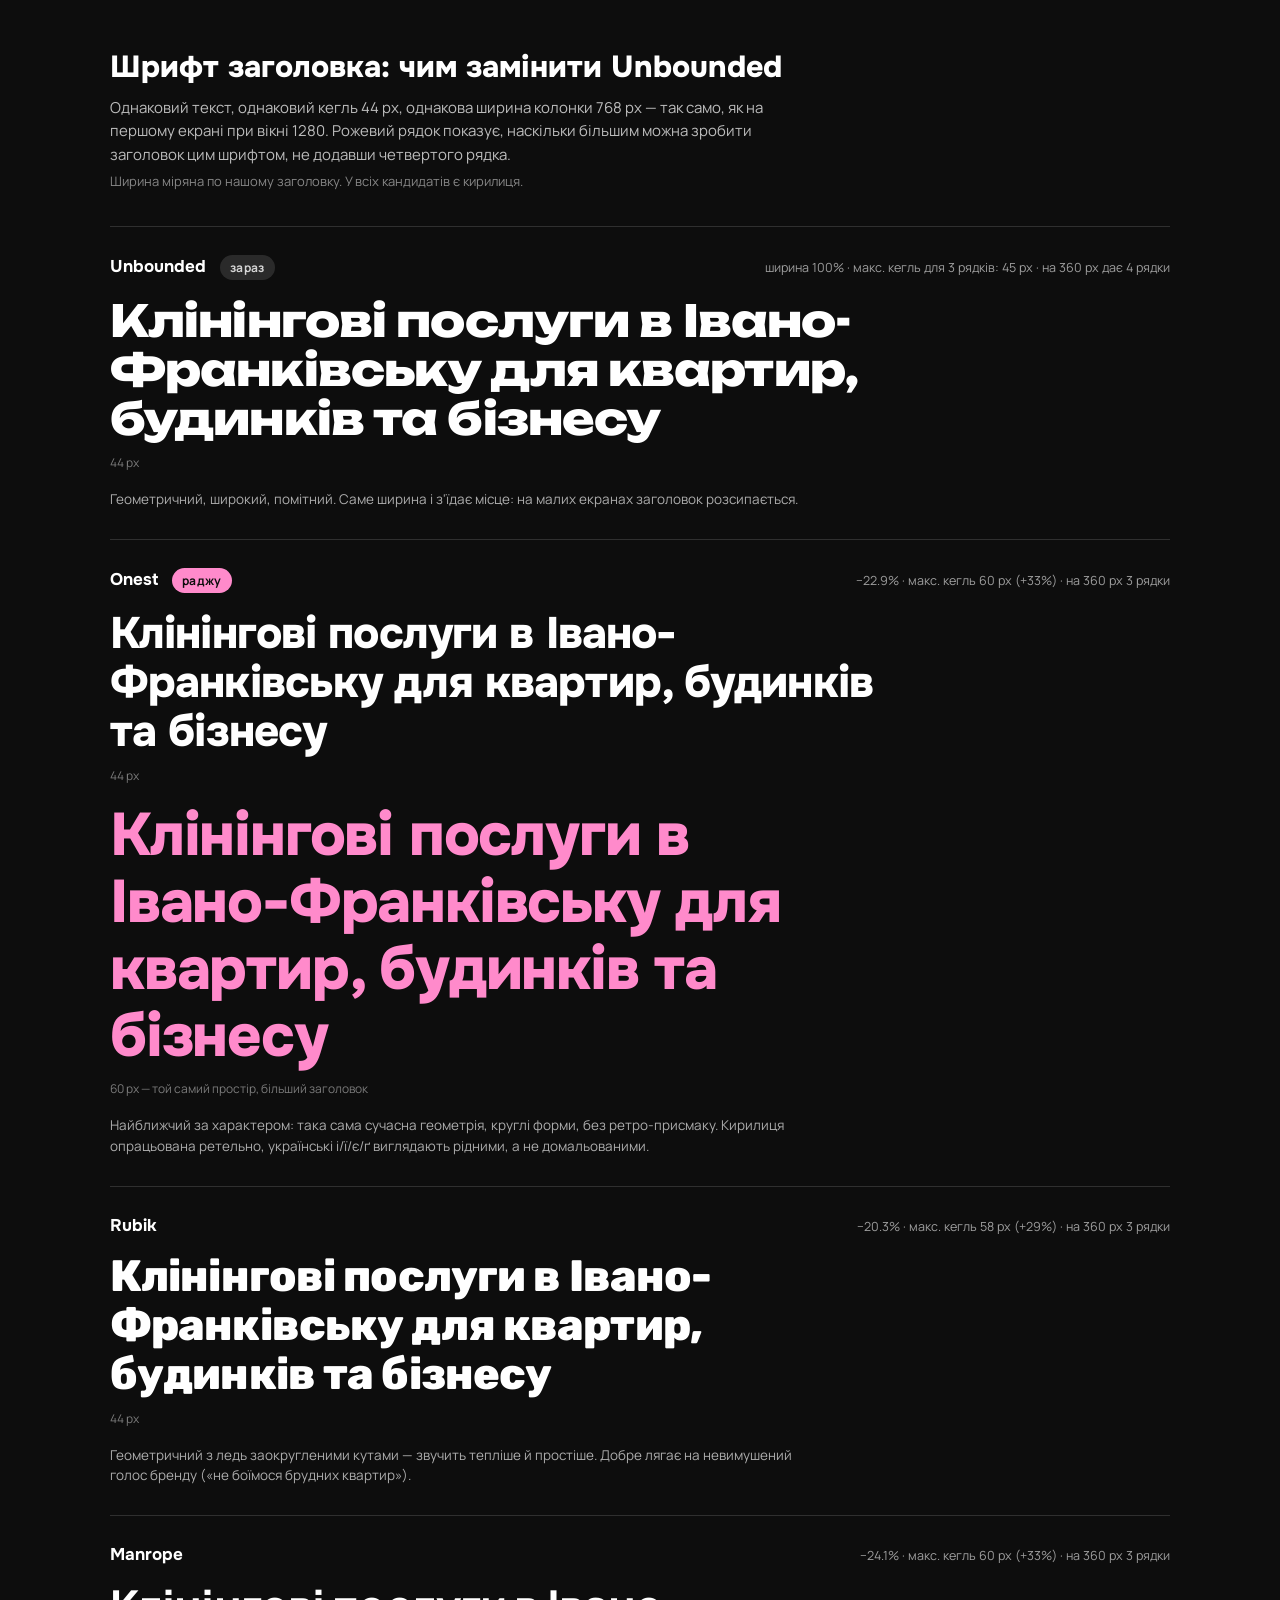
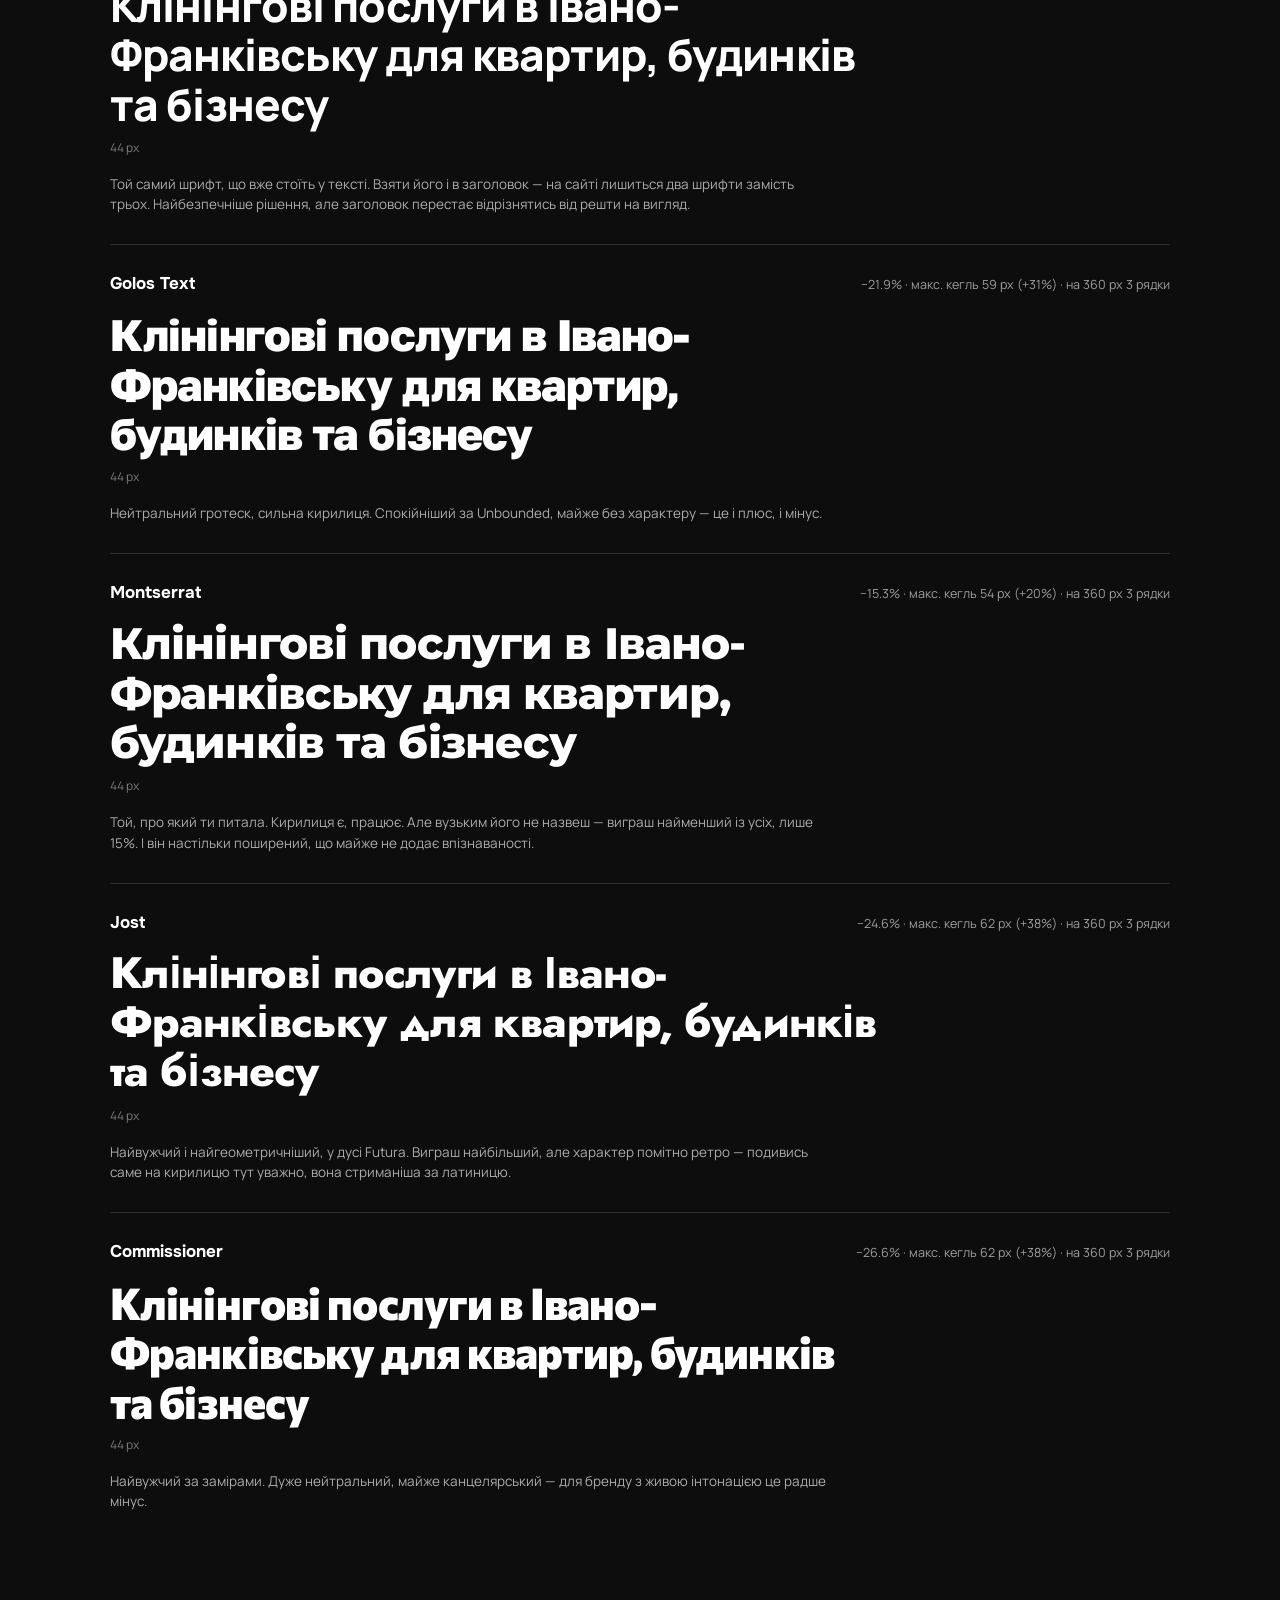
<file: docs/variants-heading.html>
<!DOCTYPE html>
<html lang="uk">
<head>
<meta charset="utf-8">
<meta name="viewport" content="width=device-width, initial-scale=1">
<title>ЧистоСвіт — шрифт заголовка</title>
<link rel="preconnect" href="https://fonts.googleapis.com">
<link rel="preconnect" href="https://fonts.gstatic.com" crossorigin>
<link href="https://fonts.googleapis.com/css2?family=Unbounded:wght@400;700;800&family=Montserrat:wght@400;700;800&family=Rubik:wght@400;700;800&family=Golos+Text:wght@400;700;800&family=Onest:wght@400;700;800&family=Manrope:wght@400;700;800&family=Jost:wght@400;700&family=Commissioner:wght@400;700;800&display=swap" rel="stylesheet">
<style>
  :root { --pine:#0D0D0D; --pink:#FF8ACB; --body:'Manrope',system-ui,sans-serif; }
  * { box-sizing:border-box; }
  body { margin:0; background:var(--pine); color:#fff; font-family:var(--body); }

  .wrap { max-width:1180px; margin:0 auto; padding:48px clamp(20px,5vw,60px) 90px; }
  h1.page { font-family:'Onest',sans-serif; font-weight:800; font-size:clamp(1.3rem,2.4vw,1.9rem); margin:0 0 10px; }
  .note { font-size:15px; line-height:1.55; color:rgba(255,255,255,.72); max-width:680px; margin:0 0 6px; }
  .legend { font-size:13px; color:rgba(255,255,255,.5); margin:0 0 36px; }

  .card { border-top:1px solid rgba(255,255,255,.14); padding:28px 0 30px; }

  .head {
    display:flex; align-items:baseline; gap:14px; flex-wrap:wrap; margin-bottom:16px;
  }
  .name { font-family:'Onest',sans-serif; font-weight:700; font-size:17px; }
  .badge {
    font-size:12px; font-weight:700; letter-spacing:.03em;
    padding:4px 10px; border-radius:999px; background:rgba(255,255,255,.12);
    color:rgba(255,255,255,.8);
  }
  .badge.win { background:var(--pink); color:#0D0D0D; }
  .stats { font-size:12.5px; color:rgba(255,255,255,.6); margin-left:auto; }

  .sample {
    font-weight:800; line-height:1.12; letter-spacing:-.02em;
    font-size:44px; margin:0 0 10px; max-width:768px;
  }
  .sample.big { color:var(--pink); }
  .cap { font-size:12px; color:rgba(255,255,255,.45); margin:0 0 18px; }

  .why { font-size:13.5px; line-height:1.5; color:rgba(255,255,255,.66); max-width:720px; margin:14px 0 0; }

  .f-unbounded  { font-family:'Unbounded',sans-serif; }
  .f-onest      { font-family:'Onest',sans-serif; }
  .f-rubik      { font-family:'Rubik',sans-serif; }
  .f-manrope    { font-family:'Manrope',sans-serif; }
  .f-golos      { font-family:'Golos Text',sans-serif; }
  .f-montserrat { font-family:'Montserrat',sans-serif; }
  .f-jost       { font-family:'Jost',sans-serif; }
  .f-commissioner { font-family:'Commissioner',sans-serif; }
</style>
</head>
<body>
<div class="wrap">

  <h1 class="page">Шрифт заголовка: чим замінити Unbounded</h1>
  <p class="note">
    Однаковий текст, однаковий кегль 44&nbsp;px, однакова ширина колонки 768&nbsp;px —
    так само, як на першому екрані при вікні 1280.
    Рожевий рядок показує, наскільки більшим можна зробити заголовок цим шрифтом,
    не додавши четвертого рядка.
  </p>
  <p class="legend">Ширина міряна по нашому заголовку. У всіх кандидатів є кирилиця.</p>

  <!-- Unbounded -->
  <div class="card">
    <div class="head">
      <span class="name">Unbounded</span>
      <span class="badge">зараз</span>
      <span class="stats">ширина 100% · макс. кегль для 3 рядків: 45 px · на 360 px дає 4 рядки</span>
    </div>
    <p class="sample f-unbounded">Клінінгові послуги в Івано-Франківську для квартир, будинків та бізнесу</p>
    <p class="cap">44 px</p>
    <p class="why">Геометричний, широкий, помітний. Саме ширина і з'їдає місце: на малих екранах заголовок розсипається.</p>
  </div>

  <!-- Onest -->
  <div class="card">
    <div class="head">
      <span class="name">Onest</span>
      <span class="badge win">раджу</span>
      <span class="stats">−22.9% · макс. кегль 60 px (+33%) · на 360 px 3 рядки</span>
    </div>
    <p class="sample f-onest">Клінінгові послуги в Івано-Франківську для квартир, будинків та бізнесу</p>
    <p class="cap">44 px</p>
    <p class="sample f-onest big" style="font-size:60px">Клінінгові послуги в Івано-Франківську для квартир, будинків та бізнесу</p>
    <p class="cap">60 px — той самий простір, більший заголовок</p>
    <p class="why">Найближчий за характером: така сама сучасна геометрія, круглі форми, без ретро-присмаку. Кирилиця опрацьована ретельно, українські і/ї/є/ґ виглядають рідними, а не домальованими.</p>
  </div>

  <!-- Rubik -->
  <div class="card">
    <div class="head">
      <span class="name">Rubik</span>
      <span class="stats">−20.3% · макс. кегль 58 px (+29%) · на 360 px 3 рядки</span>
    </div>
    <p class="sample f-rubik">Клінінгові послуги в Івано-Франківську для квартир, будинків та бізнесу</p>
    <p class="cap">44 px</p>
    <p class="why">Геометричний з ледь заокругленими кутами — звучить тепліше й простіше. Добре лягає на невимушений голос бренду («не боїмося брудних квартир»).</p>
  </div>

  <!-- Manrope -->
  <div class="card">
    <div class="head">
      <span class="name">Manrope</span>
      <span class="stats">−24.1% · макс. кегль 60 px (+33%) · на 360 px 3 рядки</span>
    </div>
    <p class="sample f-manrope">Клінінгові послуги в Івано-Франківську для квартир, будинків та бізнесу</p>
    <p class="cap">44 px</p>
    <p class="why">Той самий шрифт, що вже стоїть у тексті. Взяти його і в заголовок — на сайті лишиться два шрифти замість трьох. Найбезпечніше рішення, але заголовок перестає відрізнятись від решти на вигляд.</p>
  </div>

  <!-- Golos Text -->
  <div class="card">
    <div class="head">
      <span class="name">Golos Text</span>
      <span class="stats">−21.9% · макс. кегль 59 px (+31%) · на 360 px 3 рядки</span>
    </div>
    <p class="sample f-golos">Клінінгові послуги в Івано-Франківську для квартир, будинків та бізнесу</p>
    <p class="cap">44 px</p>
    <p class="why">Нейтральний гротеск, сильна кирилиця. Спокійніший за Unbounded, майже без характеру — це і плюс, і мінус.</p>
  </div>

  <!-- Montserrat -->
  <div class="card">
    <div class="head">
      <span class="name">Montserrat</span>
      <span class="stats">−15.3% · макс. кегль 54 px (+20%) · на 360 px 3 рядки</span>
    </div>
    <p class="sample f-montserrat">Клінінгові послуги в Івано-Франківську для квартир, будинків та бізнесу</p>
    <p class="cap">44 px</p>
    <p class="why">Той, про який ти питала. Кирилиця є, працює. Але вузьким його не назвеш — виграш найменший із усіх, лише 15%. І він настільки поширений, що майже не додає впізнаваності.</p>
  </div>

  <!-- Jost -->
  <div class="card">
    <div class="head">
      <span class="name">Jost</span>
      <span class="stats">−24.6% · макс. кегль 62 px (+38%) · на 360 px 3 рядки</span>
    </div>
    <p class="sample f-jost">Клінінгові послуги в Івано-Франківську для квартир, будинків та бізнесу</p>
    <p class="cap">44 px</p>
    <p class="why">Найвужчий і найгеометричніший, у дусі Futura. Виграш найбільший, але характер помітно ретро — подивись саме на кирилицю тут уважно, вона стриманіша за латиницю.</p>
  </div>

  <!-- Commissioner -->
  <div class="card">
    <div class="head">
      <span class="name">Commissioner</span>
      <span class="stats">−26.6% · макс. кегль 62 px (+38%) · на 360 px 3 рядки</span>
    </div>
    <p class="sample f-commissioner">Клінінгові послуги в Івано-Франківську для квартир, будинків та бізнесу</p>
    <p class="cap">44 px</p>
    <p class="why">Найвужчий за замірами. Дуже нейтральний, майже канцелярський — для бренду з живою інтонацією це радше мінус.</p>
  </div>

</div>
</body>
</html>
</file>
